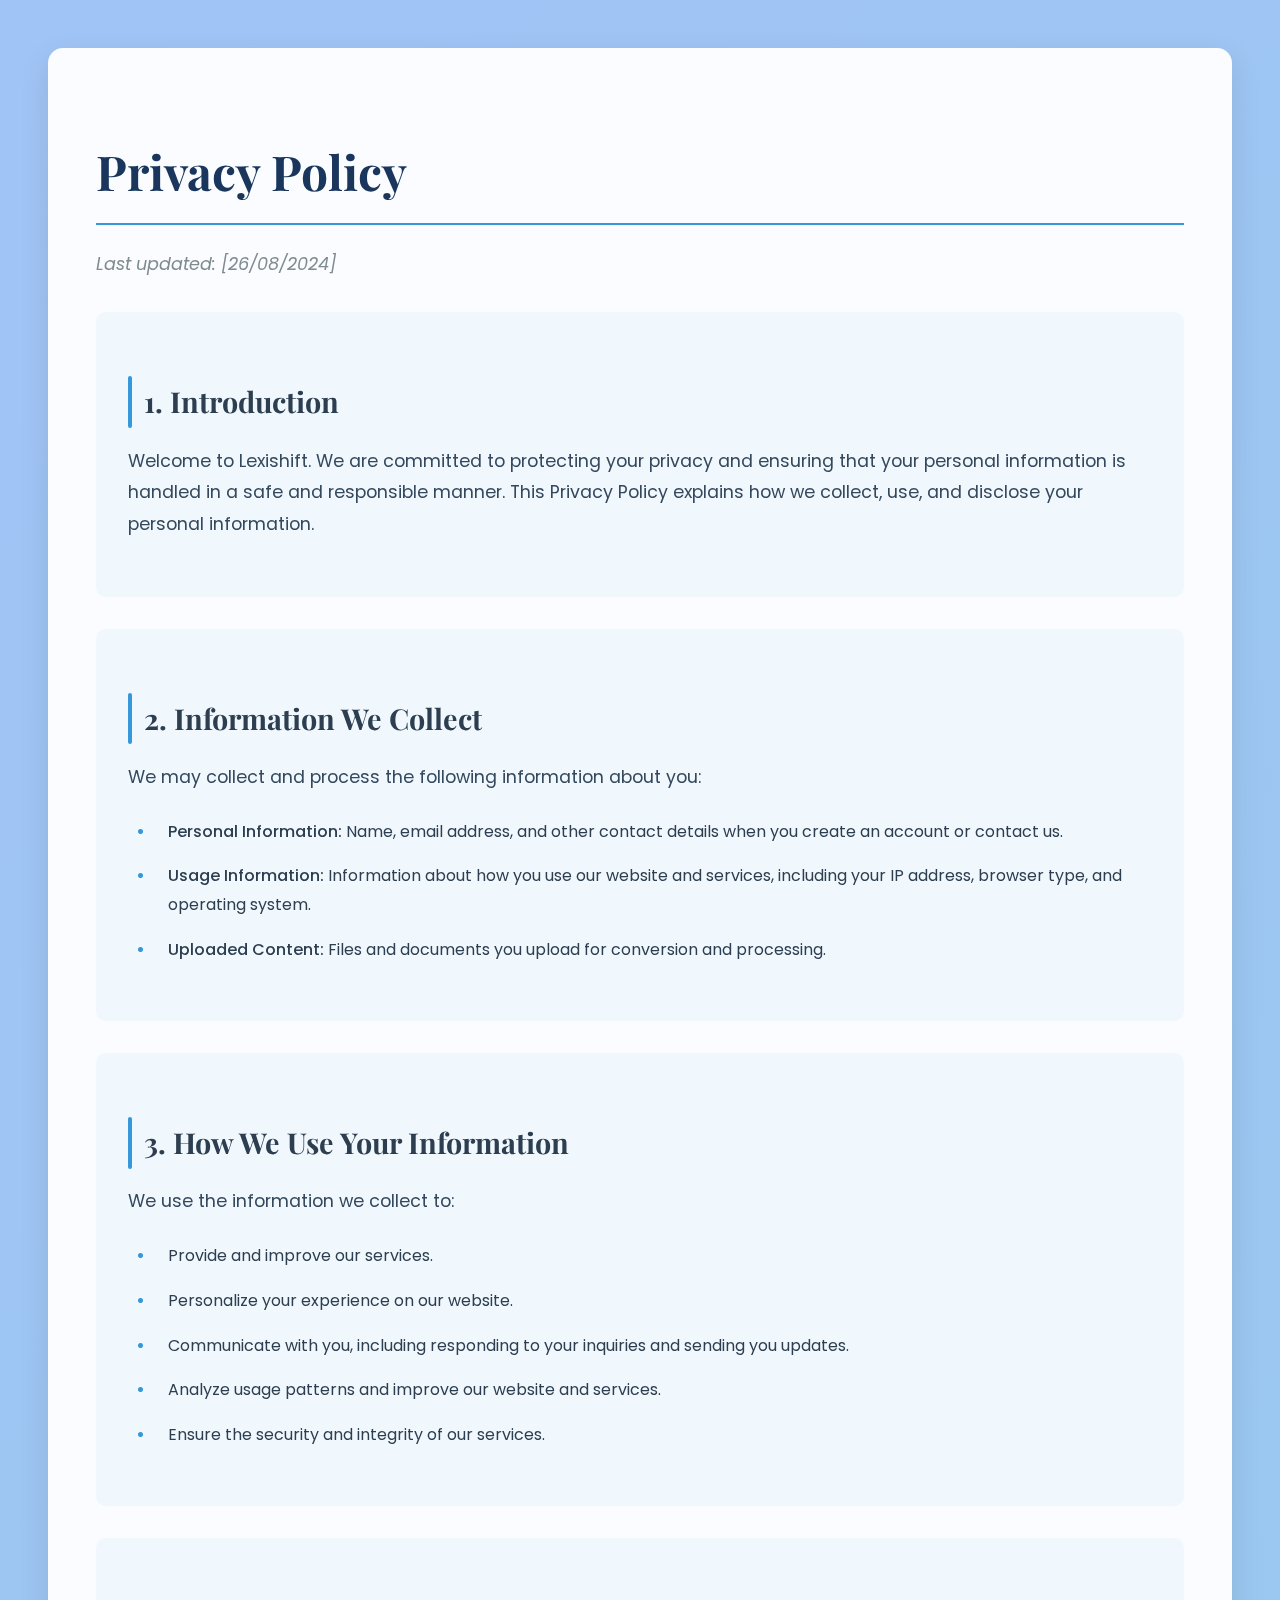
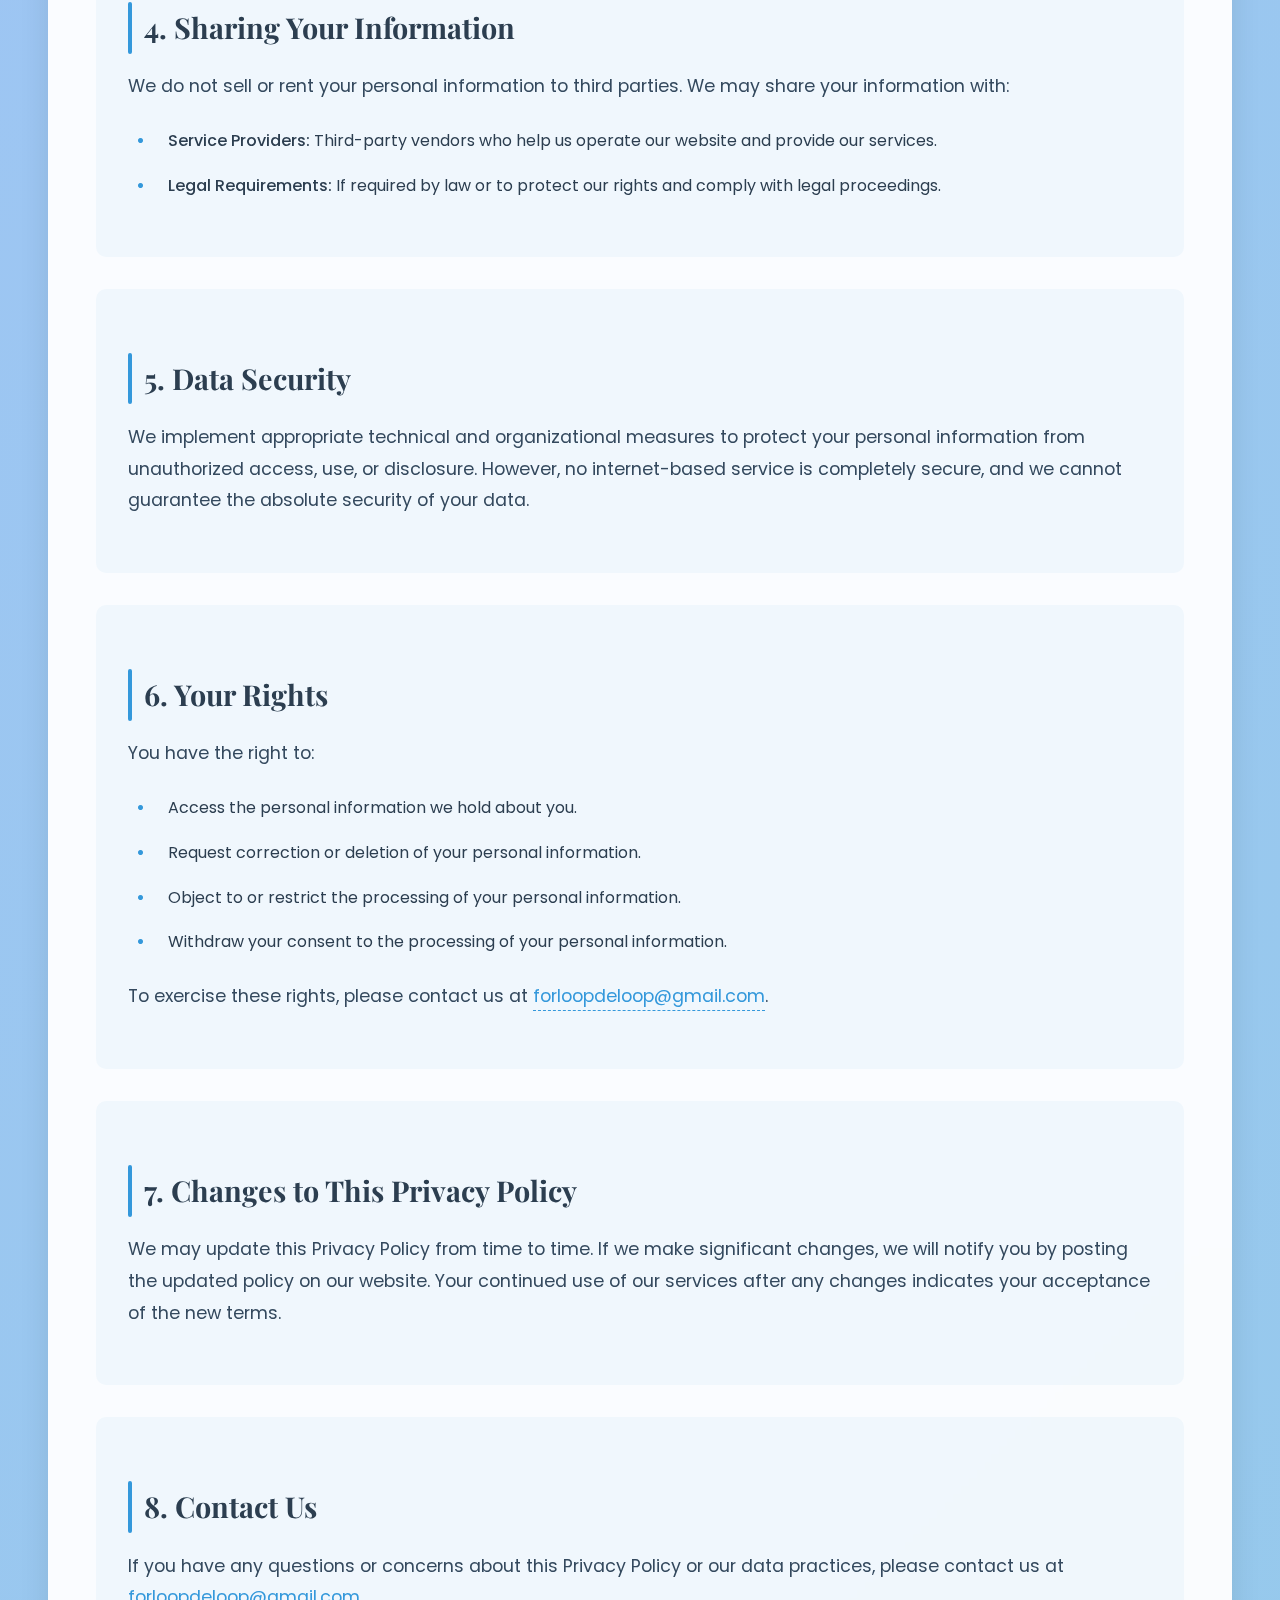
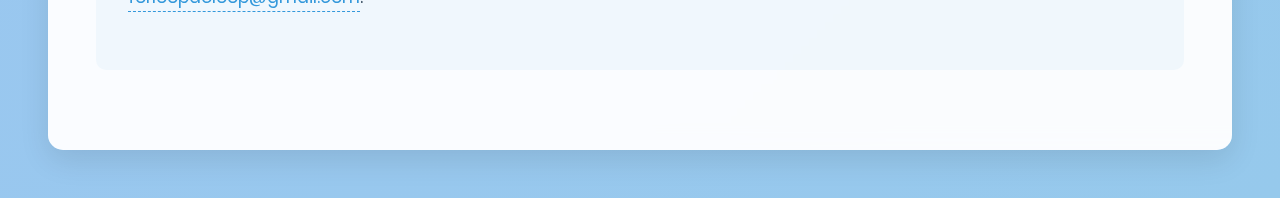
<file: app/templates/privacy.html>
<!DOCTYPE html>
<html lang="en">
<head>
    <meta charset="UTF-8">
    <meta name="viewport" content="width=device-width, initial-scale=1.0">
    <title>Privacy Policy - Lexishift</title>
    <link href="https://fonts.googleapis.com/css2?family=Playfair+Display:wght@400;700&family=Poppins:wght@300;400;500&display=swap" rel="stylesheet">
    <style>
        @keyframes fadeIn {
            from { opacity: 0; transform: translateY(20px); }
            to { opacity: 1; transform: translateY(0); }
        }

        body {
            font-family: 'Poppins', sans-serif;
            line-height: 1.8;
            margin: 0;
            padding: 0;
            background: linear-gradient(135deg, #a1c4f6 0%, #96c9ec 100%);
            min-height: 100vh;
            color: #2c3e50;
            display: flex;
            align-items: center;
            justify-content: center;
        }

        .container {
            width: 100%;
            max-width: 1200px;
            margin: 3rem;
            padding: 3rem;
            background-color: rgba(255, 255, 255, 0.95);
            box-shadow: 0 10px 30px rgba(0,0,0,0.1);
            border-radius: 15px;
            backdrop-filter: blur(10px);
            animation: fadeIn 1s ease-out;
        }

        h1 {
            font-family: 'Playfair Display', serif;
            font-size: 3rem;
            margin-bottom: 1.5rem;
            color: #1a365d;
            border-bottom: 2px solid #3498db;
            padding-bottom: 0.5rem;
        }

        h2 {
            font-family: 'Playfair Display', serif;
            font-size: 1.8rem;
            color: #2c3e50;
            margin-top: 2rem;
            margin-bottom: 1rem;
            position: relative;
            padding-left: 1rem;
        }

        h2::before {
            content: '';
            position: absolute;
            left: 0;
            top: 0;
            height: 100%;
            width: 4px;
            background: #3498db;
            border-radius: 2px;
        }

        p {
            margin-bottom: 1.5rem;
            font-size: 1.1rem;
            color: #34495e;
        }

        ul {
            margin-bottom: 1.5rem;
            padding-left: 1.5rem;
        }

        ul li {
            margin-bottom: 1rem;
            position: relative;
            padding-left: 1rem;
            list-style-type: none;
        }

        ul li::before {
            content: '•';
            color: #3498db;
            font-weight: bold;
            position: absolute;
            left: -1rem;
        }

        a {
            color: #3498db;
            text-decoration: none;
            transition: all 0.3s ease;
            border-bottom: 1px dashed #3498db;
            padding-bottom: 2px;
        }

        a:hover {
            color: #2980b9;
            border-bottom-style: solid;
        }

        strong {
            color: #2c3e50;
            font-weight: 500;
        }

        .section {
            background: rgba(52, 152, 219, 0.05);
            padding: 2rem;
            border-radius: 10px;
            margin-bottom: 2rem;
            transition: transform 0.3s ease;
        }

        .section:hover {
            transform: translateY(-5px);
            box-shadow: 0 5px 15px rgba(0,0,0,0.1);
        }

        .date {
            color: #7f8c8d;
            font-style: italic;
            margin-bottom: 2rem;
        }

        @media (max-width: 768px) {
            .container {
                margin: 1rem;
                padding: 1.5rem;
            }
            
            h1 {
                font-size: 2.2rem;
            }

            h2 {
                font-size: 1.5rem;
            }
        }
    </style>
</head>
<body>
    <div class="container">
        <h1>Privacy Policy</h1>
        <p class="date">Last updated: [26/08/2024]</p>

        <div class="section">
            <h2>1. Introduction</h2>
            <p>Welcome to Lexishift. We are committed to protecting your privacy and ensuring that your personal information is handled in a safe and responsible manner. This Privacy Policy explains how we collect, use, and disclose your personal information.</p>
        </div>

        <div class="section">
            <h2>2. Information We Collect</h2>
            <p>We may collect and process the following information about you:</p>
            <ul>
                <li><strong>Personal Information:</strong> Name, email address, and other contact details when you create an account or contact us.</li>
                <li><strong>Usage Information:</strong> Information about how you use our website and services, including your IP address, browser type, and operating system.</li>
                <li><strong>Uploaded Content:</strong> Files and documents you upload for conversion and processing.</li>
            </ul>
        </div>

        <div class="section">
            <h2>3. How We Use Your Information</h2>
            <p>We use the information we collect to:</p>
            <ul>
                <li>Provide and improve our services.</li>
                <li>Personalize your experience on our website.</li>
                <li>Communicate with you, including responding to your inquiries and sending you updates.</li>
                <li>Analyze usage patterns and improve our website and services.</li>
                <li>Ensure the security and integrity of our services.</li>
            </ul>
        </div>

        <div class="section">
            <h2>4. Sharing Your Information</h2>
            <p>We do not sell or rent your personal information to third parties. We may share your information with:</p>
            <ul>
                <li><strong>Service Providers:</strong> Third-party vendors who help us operate our website and provide our services.</li>
                <li><strong>Legal Requirements:</strong> If required by law or to protect our rights and comply with legal proceedings.</li>
            </ul>
        </div>

        <div class="section">
            <h2>5. Data Security</h2>
            <p>We implement appropriate technical and organizational measures to protect your personal information from unauthorized access, use, or disclosure. However, no internet-based service is completely secure, and we cannot guarantee the absolute security of your data.</p>
        </div>

        <div class="section">
            <h2>6. Your Rights</h2>
            <p>You have the right to:</p>
            <ul>
                <li>Access the personal information we hold about you.</li>
                <li>Request correction or deletion of your personal information.</li>
                <li>Object to or restrict the processing of your personal information.</li>
                <li>Withdraw your consent to the processing of your personal information.</li>
            </ul>
            <p>To exercise these rights, please contact us at <a href="mailto:forloopdeloop@gmail.com">forloopdeloop@gmail.com</a>.</p>
        </div>

        <div class="section">
            <h2>7. Changes to This Privacy Policy</h2>
            <p>We may update this Privacy Policy from time to time. If we make significant changes, we will notify you by posting the updated policy on our website. Your continued use of our services after any changes indicates your acceptance of the new terms.</p>
        </div>

        <div class="section">
            <h2>8. Contact Us</h2>
            <p>If you have any questions or concerns about this Privacy Policy or our data practices, please contact us at <a href="mailto:forloopdeloop@gmail.com">forloopdeloop@gmail.com</a>.</p>
        </div>
    </div>
</body>
</html>
</file>
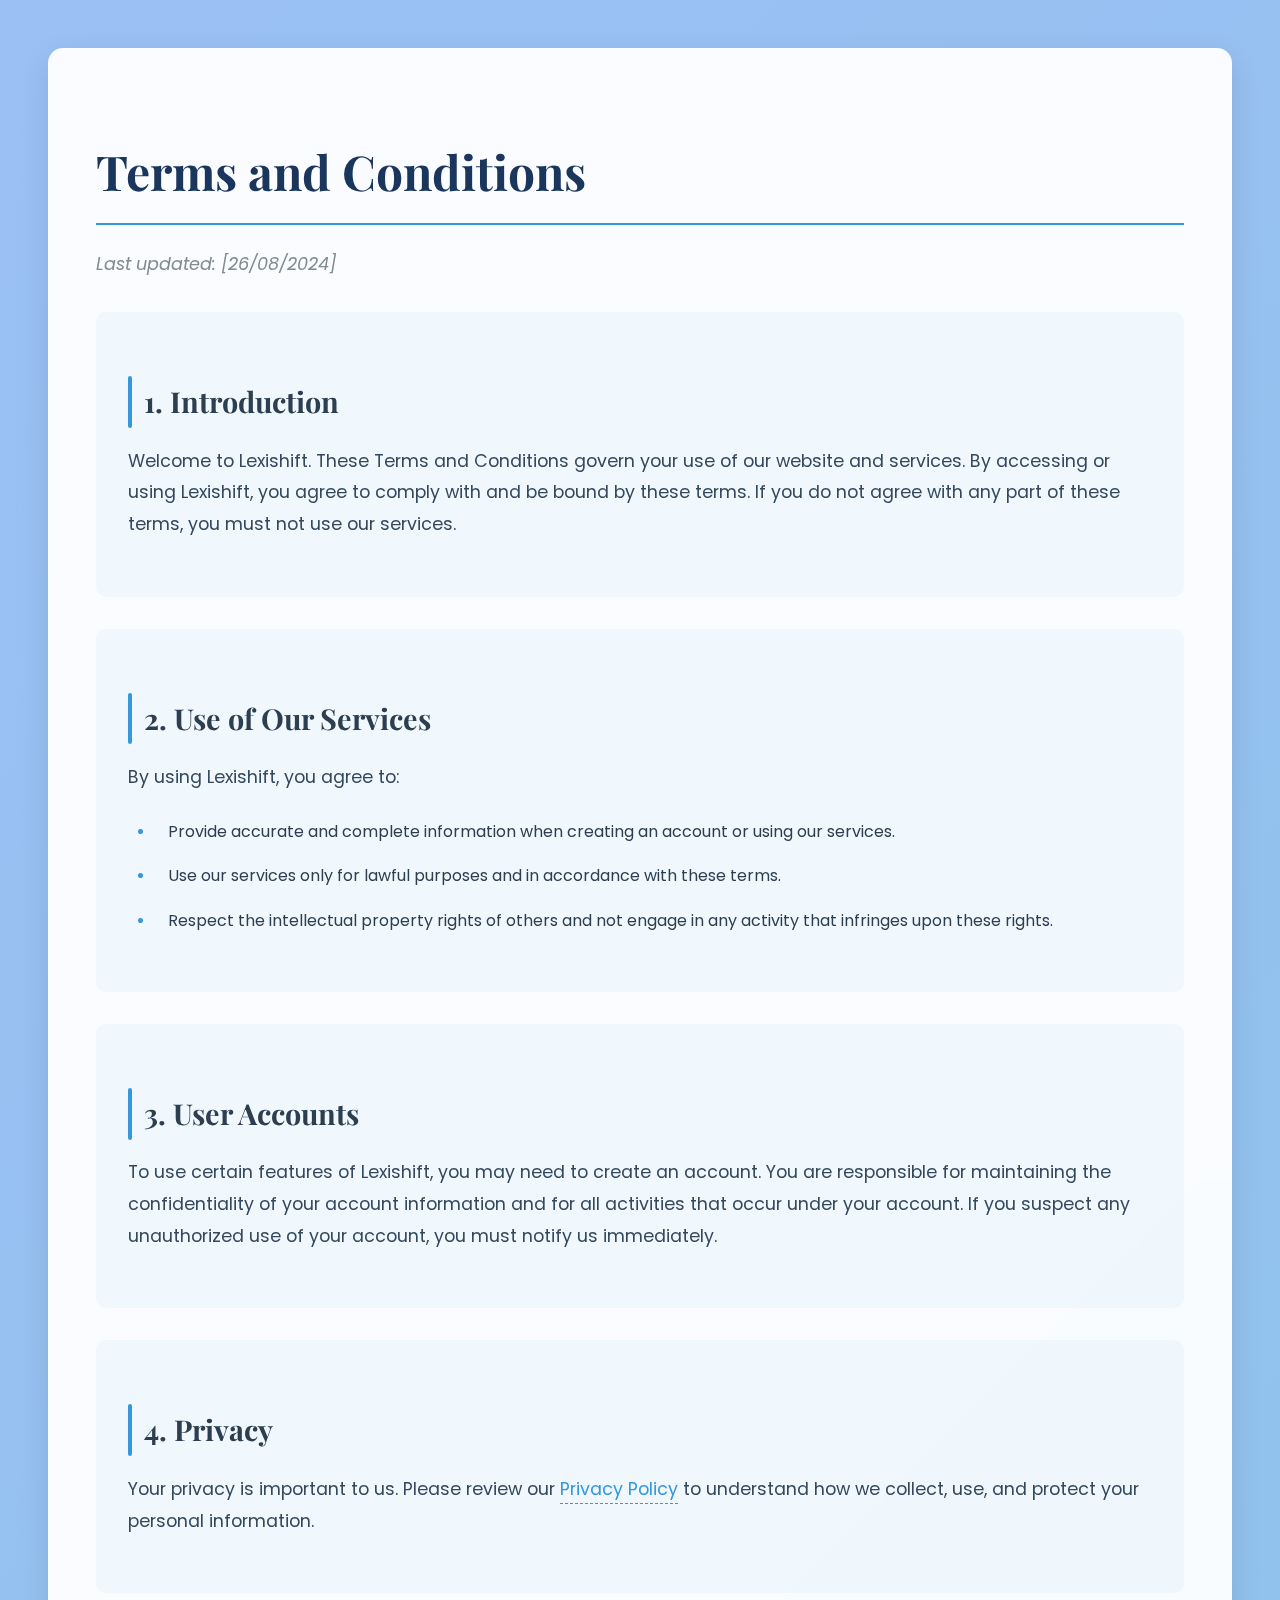
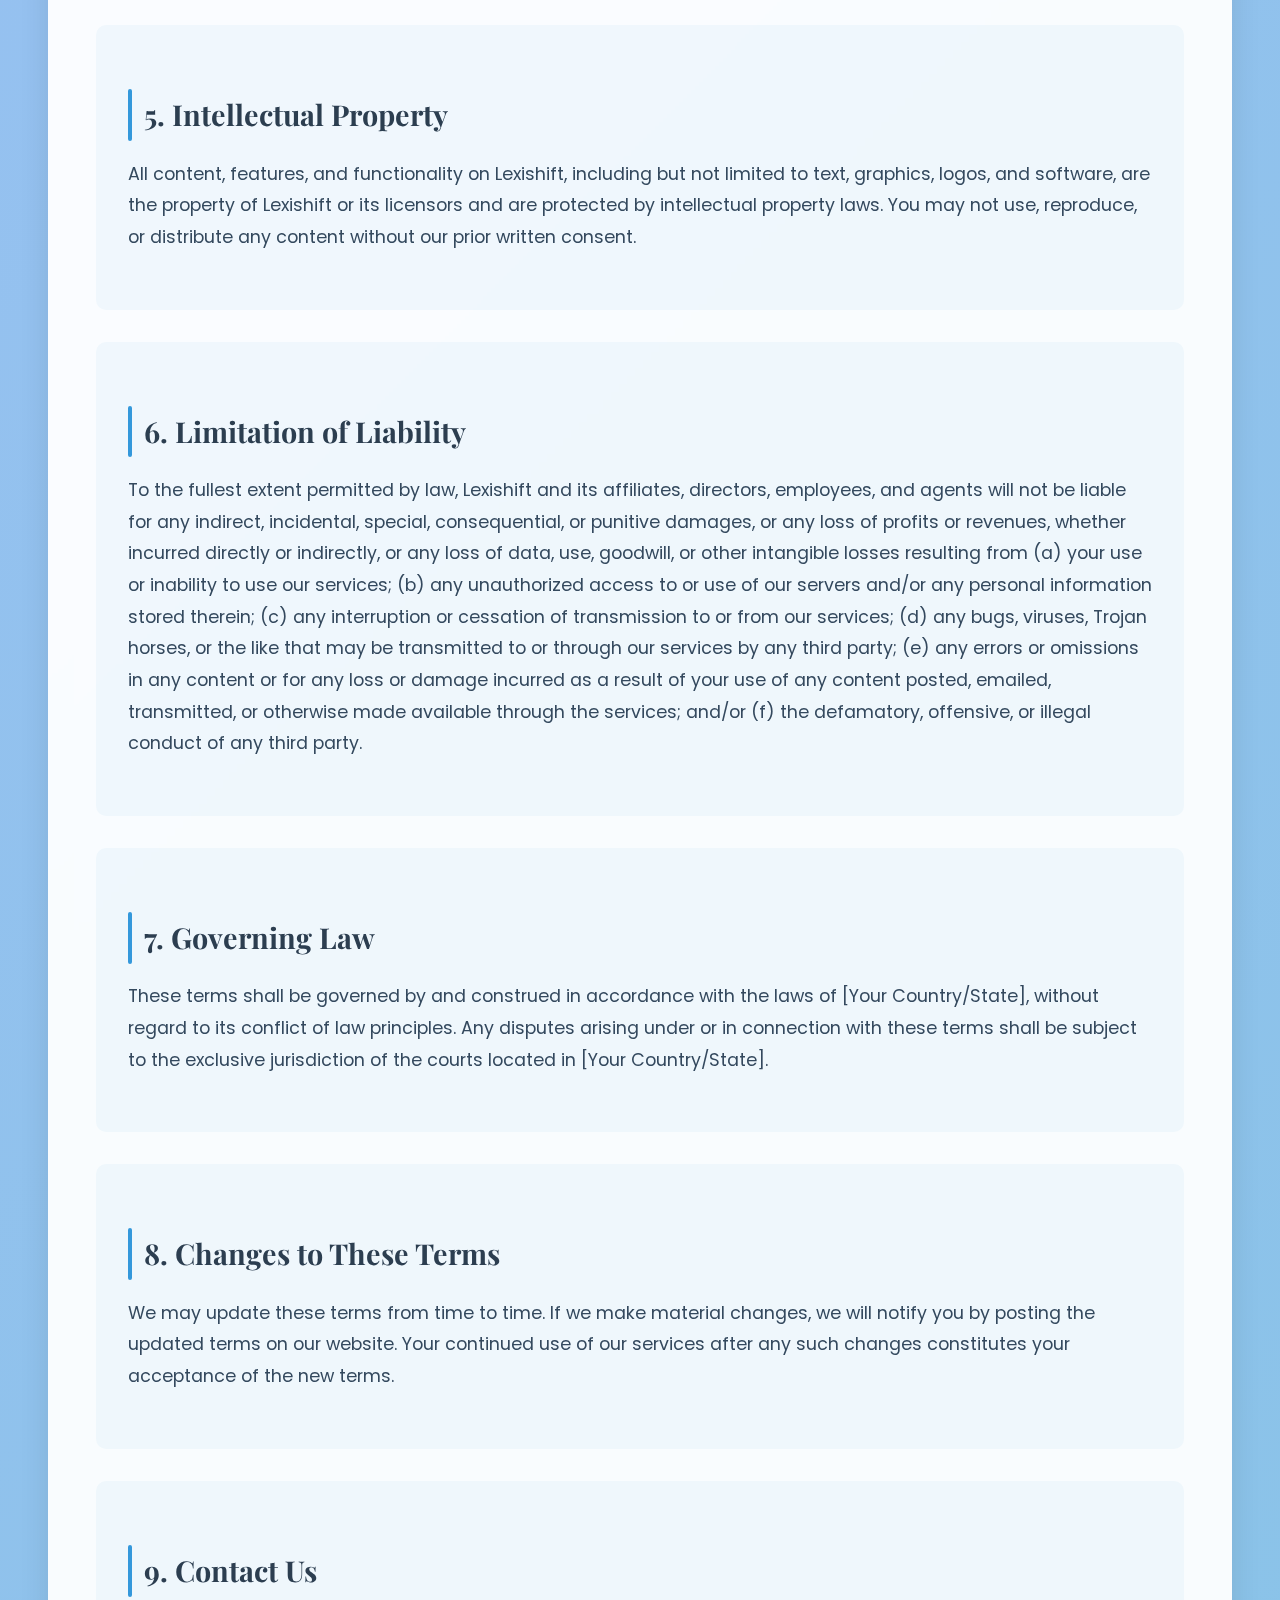
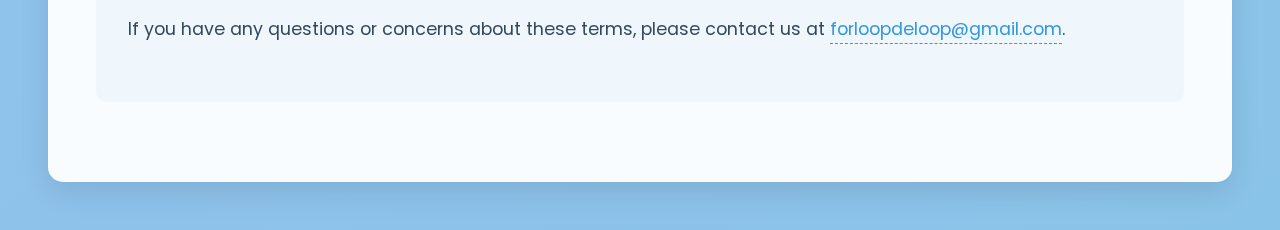
<file: app/templates/terms.html>
<!DOCTYPE html>
<html lang="en">
<head>
    <meta charset="UTF-8">
    <meta name="viewport" content="width=device-width, initial-scale=1.0">
    <title>Terms and Conditions - Lexishift</title>
    <link href="https://fonts.googleapis.com/css2?family=Playfair+Display:wght@400;700&family=Poppins:wght@300;400;500&display=swap" rel="stylesheet">
    <style>
        @keyframes fadeIn {
            from { opacity: 0; transform: translateY(20px); }
            to { opacity: 1; transform: translateY(0); }
        }

        body {
            font-family: 'Poppins', sans-serif;
            line-height: 1.8;
            margin: 0;
            padding: 0;
            background: linear-gradient(135deg, #9bc0f4 0%, #8ac3e8 100%);
            min-height: 100vh;
            color: #2c3e50;
            display: flex;
            align-items: center;
            justify-content: center;
        }

        .container {
            width: 100%;
            max-width: 1200px;
            margin: 3rem;
            padding: 3rem;
            background-color: rgba(255, 255, 255, 0.95);
            box-shadow: 0 10px 30px rgba(0,0,0,0.1);
            border-radius: 15px;
            backdrop-filter: blur(10px);
            animation: fadeIn 1s ease-out;
        }

        h1 {
            font-family: 'Playfair Display', serif;
            font-size: 3rem;
            margin-bottom: 1.5rem;
            color: #1a365d;
            border-bottom: 2px solid #3498db;
            padding-bottom: 0.5rem;
        }

        h2 {
            font-family: 'Playfair Display', serif;
            font-size: 1.8rem;
            color: #2c3e50;
            margin-top: 2rem;
            margin-bottom: 1rem;
            position: relative;
            padding-left: 1rem;
        }

        h2::before {
            content: '';
            position: absolute;
            left: 0;
            top: 0;
            height: 100%;
            width: 4px;
            background: #3498db;
            border-radius: 2px;
        }

        p {
            margin-bottom: 1.5rem;
            font-size: 1.1rem;
            color: #34495e;
        }

        .section {
            background: rgba(52, 152, 219, 0.05);
            padding: 2rem;
            border-radius: 10px;
            margin-bottom: 2rem;
            transition: transform 0.3s ease;
        }

        .section:hover {
            transform: translateY(-5px);
            box-shadow: 0 5px 15px rgba(0,0,0,0.1);
        }

        ul {
            margin-bottom: 1.5rem;
            padding-left: 1.5rem;
        }

        ul li {
            margin-bottom: 1rem;
            position: relative;
            padding-left: 1rem;
            list-style-type: none;
        }

        ul li::before {
            content: '•';
            color: #3498db;
            font-weight: bold;
            position: absolute;
            left: -1rem;
        }

        a {
            color: #3498db;
            text-decoration: none;
            transition: all 0.3s ease;
            border-bottom: 1px dashed #3498db;
            padding-bottom: 2px;
        }

        a:hover {
            color: #2980b9;
            border-bottom-style: solid;
        }

        .date {
            color: #7f8c8d;
            font-style: italic;
            margin-bottom: 2rem;
        }

        @media (max-width: 768px) {
            .container {
                margin: 1rem;
                padding: 1.5rem;
            }
            
            h1 {
                font-size: 2.2rem;
            }

            h2 {
                font-size: 1.5rem;
            }
        }
    </style>
</head>
<body>
    <div class="container">
        <h1>Terms and Conditions</h1>
        <p class="date">Last updated: [26/08/2024]</p>

        <div class="section">
            <h2>1. Introduction</h2>
            <p>Welcome to Lexishift. These Terms and Conditions govern your use of our website and services. By accessing or using Lexishift, you agree to comply with and be bound by these terms. If you do not agree with any part of these terms, you must not use our services.</p>
        </div>

        <div class="section">
            <h2>2. Use of Our Services</h2>
            <p>By using Lexishift, you agree to:</p>
            <ul>
                <li>Provide accurate and complete information when creating an account or using our services.</li>
                <li>Use our services only for lawful purposes and in accordance with these terms.</li>
                <li>Respect the intellectual property rights of others and not engage in any activity that infringes upon these rights.</li>
            </ul>
        </div>

        <div class="section">
            <h2>3. User Accounts</h2>
            <p>To use certain features of Lexishift, you may need to create an account. You are responsible for maintaining the confidentiality of your account information and for all activities that occur under your account. If you suspect any unauthorized use of your account, you must notify us immediately.</p>
        </div>

        <div class="section">
            <h2>4. Privacy</h2>
            <p>Your privacy is important to us. Please review our <a href="privacy.html">Privacy Policy</a> to understand how we collect, use, and protect your personal information.</p>
        </div>

        <div class="section">
            <h2>5. Intellectual Property</h2>
            <p>All content, features, and functionality on Lexishift, including but not limited to text, graphics, logos, and software, are the property of Lexishift or its licensors and are protected by intellectual property laws. You may not use, reproduce, or distribute any content without our prior written consent.</p>
        </div>

        <div class="section">
            <h2>6. Limitation of Liability</h2>
            <p>To the fullest extent permitted by law, Lexishift and its affiliates, directors, employees, and agents will not be liable for any indirect, incidental, special, consequential, or punitive damages, or any loss of profits or revenues, whether incurred directly or indirectly, or any loss of data, use, goodwill, or other intangible losses resulting from (a) your use or inability to use our services; (b) any unauthorized access to or use of our servers and/or any personal information stored therein; (c) any interruption or cessation of transmission to or from our services; (d) any bugs, viruses, Trojan horses, or the like that may be transmitted to or through our services by any third party; (e) any errors or omissions in any content or for any loss or damage incurred as a result of your use of any content posted, emailed, transmitted, or otherwise made available through the services; and/or (f) the defamatory, offensive, or illegal conduct of any third party.</p>
        </div>

        <div class="section">
            <h2>7. Governing Law</h2>
            <p>These terms shall be governed by and construed in accordance with the laws of [Your Country/State], without regard to its conflict of law principles. Any disputes arising under or in connection with these terms shall be subject to the exclusive jurisdiction of the courts located in [Your Country/State].</p>
        </div>

        <div class="section">
            <h2>8. Changes to These Terms</h2>
            <p>We may update these terms from time to time. If we make material changes, we will notify you by posting the updated terms on our website. Your continued use of our services after any such changes constitutes your acceptance of the new terms.</p>
        </div>

        <div class="section">
            <h2>9. Contact Us</h2>
            <p>If you have any questions or concerns about these terms, please contact us at <a href="mailto:forloopdeloop@gmail.com">forloopdeloop@gmail.com</a>.</p>
        </div>
    </div>
</body>
</html>
</file>
